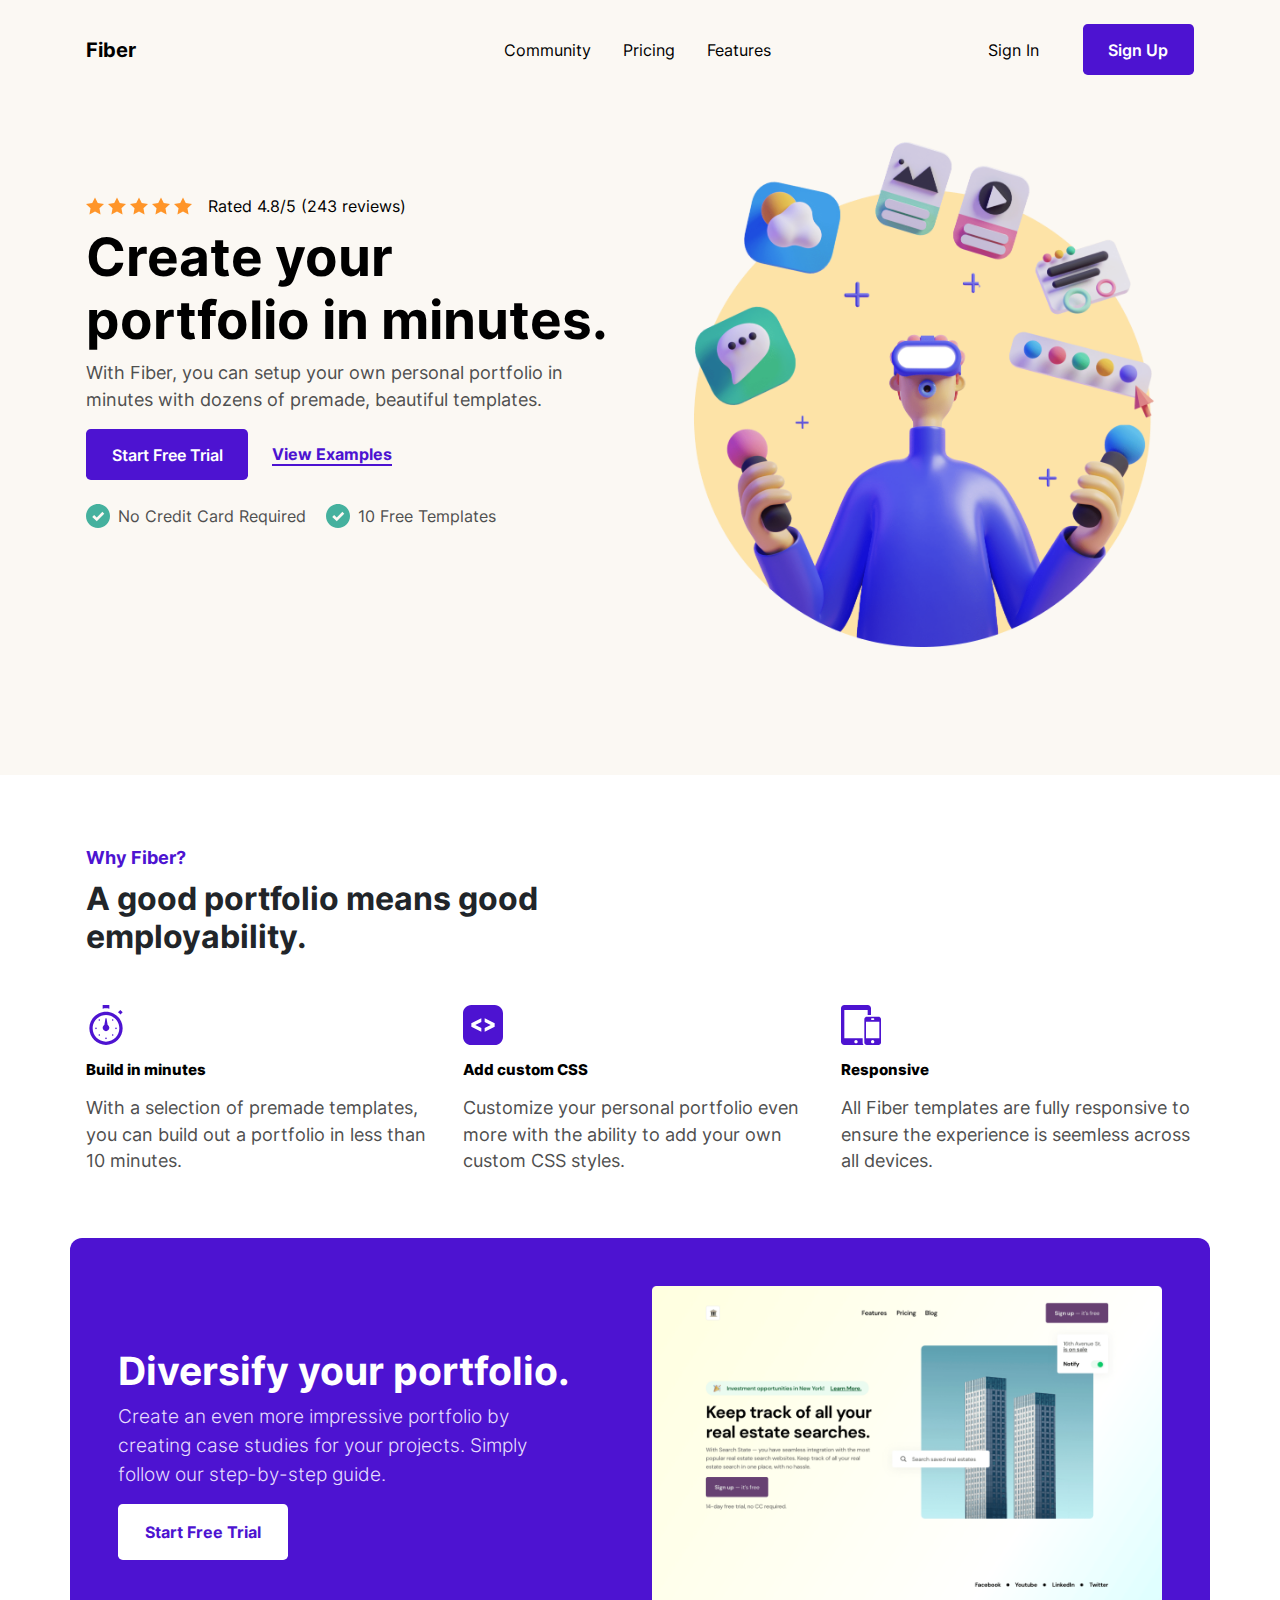
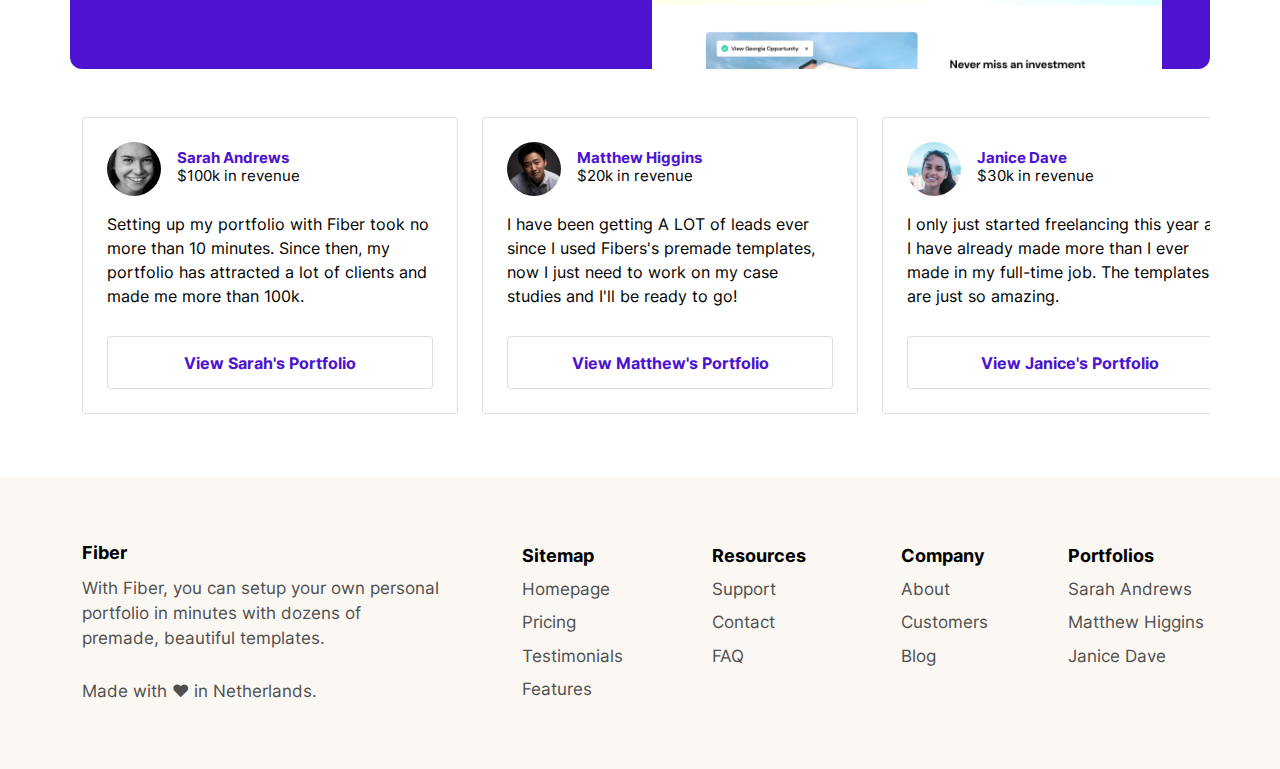
<file: index.html>
<!DOCTYPE html>
<html lang="en">
  <head>
    <meta charset="UTF-8" />
    <meta http-equiv="X-UA-Compatible" content="IE=edge" />
    <meta name="viewport" content="width=device-width, initial-scale=1.0" />
    <title>Fiber Landing Page</title>
    <link rel="stylesheet" href="css/bootstrap.css" />
    <link rel="stylesheet" href="css/index.css" />
  </head>
  <body>
    <div class="container-fluid">
      <div class="container px-4 px-sm-3">
        <nav class="navbar navbar-expand-md pt-4">
          <a href="index.html" class="navbar-brand">Fiber</a>
          <button
            class="navbar-toggler"
            type="button"
            data-bs-toggle="collapse"
            data-bs-target="#navbarSupportedContent"
            aria-controls="navbarSupportedContent"
            aria-expanded="false"
            aria-label="Toggle navigation"
          >
            <img src="Assets/Hamburger Menu.svg" alt="Hamburger" />
          </button>
          <div class="collapse navbar-collapse" id="navbarSupportedContent">
            <ul
              class="
                navbar-nav
                d-flex
                align-items-md-center
                ms-md-auto
                me-md-auto
                ps-md-5
              "
            >
              <li class="nav-item ps-lg-5 ms-lg-5 pe-xl-3 ps-md-4 ms-md-1">
                <a class="nav-link" href="#">Community</a>
              </li>
              <li class="nav-item pe-xl-3">
                <a class="nav-link" href="#">Pricing</a>
              </li>
              <li class="nav-item">
                <a class="nav-link" href="#">Features</a>
              </li>
            </ul>
            <div class="d-flex justify-content-md-between">
              <ul class="navbar-nav" id="navbar__second">
                <li class="nav-item me-md-4 pe-lg-1 d-flex align-self-center">
                  <a
                    class="nav-link me-5 me-md-0 pe-lg-3 pe-md-0 mb-3 mb-md-0"
                    href="#"
                    >Sign In</a
                  >
                </li>
                <li class="nav-item">
                  <a
                    class="btn btn-primary btn-lg border-0"
                    href="sign-up.html"
                  >
                    Sign Up
                  </a>
                </li>
              </ul>
            </div>
          </div>
        </nav>
        <main class="row mt-md-4 flex-column-reverse flex-md-row">
          <div class="col-lg-6 align-self-center">
            <div
              class="d-flex align-items-center mb-xl-2 d-none d-md-inline-flex"
            >
              <img src="Assets/star.svg" alt="1 star" class="img-fluid me-1" />
              <img src="Assets/star.svg" alt="1 star" class="img-fluid me-1" />
              <img src="Assets/star.svg" alt="1 star" class="img-fluid me-1" />
              <img src="Assets/star.svg" alt="1 star" class="img-fluid me-1" />
              <img src="Assets/star.svg" alt="1 star" class="img-fluid me-3" />
              <p class="mb-0">Rated 4.8/5 (243 reviews)</p>
            </div>
            <h1 class="mt-3 mt-xl-0">Create your portfolio in minutes.</h1>
            <h2 class="mb-3 lh-base pe-4 pe-sm-0">
              With Fiber, you can setup your own personal portfolio in minutes
              with dozens of premade, beautiful templates.
            </h2>
            <div
              class="
                d-flex
                align-items-sm-center
                mb-4
                flex-sm-row flex-column
                align-items-stretch
              "
            >
              <button
                class="btn btn-primary btn-lg me-md-4 border-0 mb-3 mb-sm-0"
              >
                Start Free Trial
              </button>
              <span class="text-sm-start text-center"
                ><a href="#">View Examples</a></span
              >
            </div>
            <ul class="ps-0 d-flex flex-sm-row flex-column">
              <li class="me-md-3 pe-md-1 mb-3">No Credit Card Required</li>
              <li>10 Free Templates</li>
            </ul>
          </div>
          <div class="col-lg-6">
            <img
              src="Assets/hero-Illustration.png"
              alt="Portfolio images which offers lots of features"
              class="img-fluid"
            />
          </div>
        </main>
      </div>
    </div>
    <div class="container-fluid mt-5 pt-4">
      <section class="container px-4 px-sm-3">
        <h3 class="pb-1">Why Fiber?</h3>
        <h4 class="col-lg-5">A good portfolio means good employability.</h4>
        <div class="row gx-4 my-5">
          <div class="col-lg-4 mb-4 mb-sm-0">
            <img src="Assets/time.svg" alt="Stopwatch" />
            <h5 class="py-3 heading mb-0">Build in minutes</h5>
            <p class="sub-heading">
              With a selection of premade templates, you can build out a
              portfolio in less than 10 minutes.
            </p>
          </div>
          <div class="col-lg-4 mb-4 mb-sm-0">
            <img src="Assets/code.svg" alt="Code" />
            <h5 class="py-3 heading mb-0">Add custom CSS</h5>
            <p class="sub-heading">
              Customize your personal portfolio even more with the ability to
              add your own custom CSS styles.
            </p>
          </div>
          <div class="col-lg-4 mb-4 mb-sm-0">
            <img src="Assets/allSizes.svg" alt="Multiple Devices" />
            <h5 class="py-3 heading mb-0">Responsive</h5>
            <p class="sub-heading">
              All Fiber templates are fully responsive to ensure the experience
              is seemless across all devices.
            </p>
          </div>
        </div>
      </section>
      <section class="container px-5 pt-5 mb-5">
        <div class="row">
          <div
            class="col-lg-6 d-flex flex-column justify-content-center pb-lg-5"
          >
            <h2>Diversify your portfolio.</h2>
            <h6 class="me-lg-4 lh-base pe-lg-5">
              Create an even more impressive portfolio by creating case studies
              for your projects. Simply follow our step-by-step guide.
            </h6>
            <button
              class="
                btn btn-primary btn-lg
                me-lg-4
                border-0
                mb-3 mb-sm-0
                col-lg-4
                mt-2
                mb-5 mb-sm-0
              "
            >
              Start Free Trial
            </button>
          </div>
          <div class="col-lg-6 mt-4 mt-xl-0">
            <img
              src="Assets/Page Image.png"
              alt="Page"
              class="img-fluid border-5"
            />
          </div>
        </div>
      </section>
      <div class="container mb-5 pb-3" id="portfolios">
        <div class="row gx-4 gy-5 row flex-sm-nowrap flex-row overflow-auto">
          <div class="col-sm-4">
            <div class="card px-4 py-4">
              <div class="d-flex">
                <img src="Assets/User Avatar.svg" alt="Sarah Andrews" />
                <span
                  class="header d-flex flex-column justify-content-center ms-3"
                >
                  <p class="mb-0 profile-name">Sarah Andrews</p>
                  <p class="mb-0 revenue">$100k in revenue</p>
                </span>
              </div>
              <p class="card-text mt-3 mb-4 pb-1">
                Setting up my portfolio with Fiber took no more than 10 minutes.
                Since then, my portfolio has attracted a lot of clients and made
                me more than 100k.
              </p>
              <a href="#" class="btn btn-outline-secondary"
                >View Sarah's Portfolio</a
              >
            </div>
          </div>
          <div class="col-sm-4">
            <div class="card px-4 py-4 h-100">
              <div class="d-flex">
                <img src="Assets/User Avatar 2.svg" alt="Matthew Higgins" />
                <span
                  class="header d-flex flex-column justify-content-center ms-3"
                >
                  <p class="mb-0 profile-name">Matthew Higgins</p>
                  <p class="mb-0 revenue">$20k in revenue</p>
                </span>
              </div>
              <p class="card-text mt-3 mb-4 pb-1">
                I have been getting A LOT of leads ever since I used Fibers's
                premade templates, now I just need to work on my case studies
                and I'll be ready to go!
              </p>
              <a href="#" class="btn btn-outline-secondary"
                >View Matthew's Portfolio</a
              >
            </div>
          </div>
          <div class="col-sm-4">
            <div class="card px-4 py-4 h-100">
              <div class="d-flex">
                <img src="Assets/User Avatar 32.svg" alt="Janice Dave" />
                <span
                  class="header d-flex flex-column justify-content-center ms-3"
                >
                  <p class="mb-0 profile-name">Janice Dave</p>
                  <p class="mb-0 revenue">$30k in revenue</p>
                </span>
              </div>
              <p class="card-text mt-3 mb-4 pb-1">
                I only just started freelancing this year and I have already
                made more than I ever made in my full-time job. The templates
                are just so amazing.
              </p>
              <a href="#" class="btn btn-outline-secondary"
                >View Janice's Portfolio</a
              >
            </div>
          </div>
        </div>
      </div>
    </div>
    <div class="container-fluid pb-5">
      <div class="container">
        <footer class="row mt-5 pt-5 justify-content-between gy-3" id="footer">
          <div class="col-lg-4 pe-2">
            <h6 class="footer-heading mb-0">Fiber</h6>
            <p class="mt-2 pt-1">
              With Fiber, you can setup your own personal portfolio in minutes
              with dozens of premade, beautiful templates.
            </p>
            <p class="mt-4 pt-1">Made with &#x2764; in Netherlands.</p>
          </div>
          <ul class="col-lg-2 ps-lg-5 pe-lg-5">
            <li class="footer-heading">Sitemap</li>
            <li><a href="#" class="nav-link">Homepage</a></li>
            <li><a href="#" class="nav-link">Pricing</a></li>
            <li><a href="#" class="nav-link">Testimonials</a></li>
            <li><a href="#" class="nav-link">Features</a></li>
          </ul>
          <ul class="col-lg-2 ps-lg-4">
            <li class="footer-heading">Resources</li>
            <li><a href="#" class="nav-link">Support</a></li>
            <li><a href="#" class="nav-link">Contact</a></li>
            <li><a href="#" class="nav-link">FAQ</a></li>
          </ul>
          <ul class="col-lg-1 px-lg-0">
            <li class="footer-heading">Company</li>
            <li><a href="#" class="nav-link">About</a></li>
            <li><a href="#" class="nav-link">Customers</a></li>
            <li><a href="#" class="nav-link">Blog</a></li>
          </ul>
          <ul class="col-lg-2 ps-lg-5 pe-0">
            <li class="footer-heading">Portfolios</li>
            <li><a href="#portfolios" class="nav-link">Sarah Andrews</a></li>
            <li><a href="#portfolios" class="nav-link">Matthew Higgins</a></li>
            <li><a href="#portfolios" class="nav-link">Janice Dave</a></li>
          </ul>
        </footer>
      </div>
    </div>
    <script src="js/bootstrap.js"></script>
  </body>
</html>
</file>
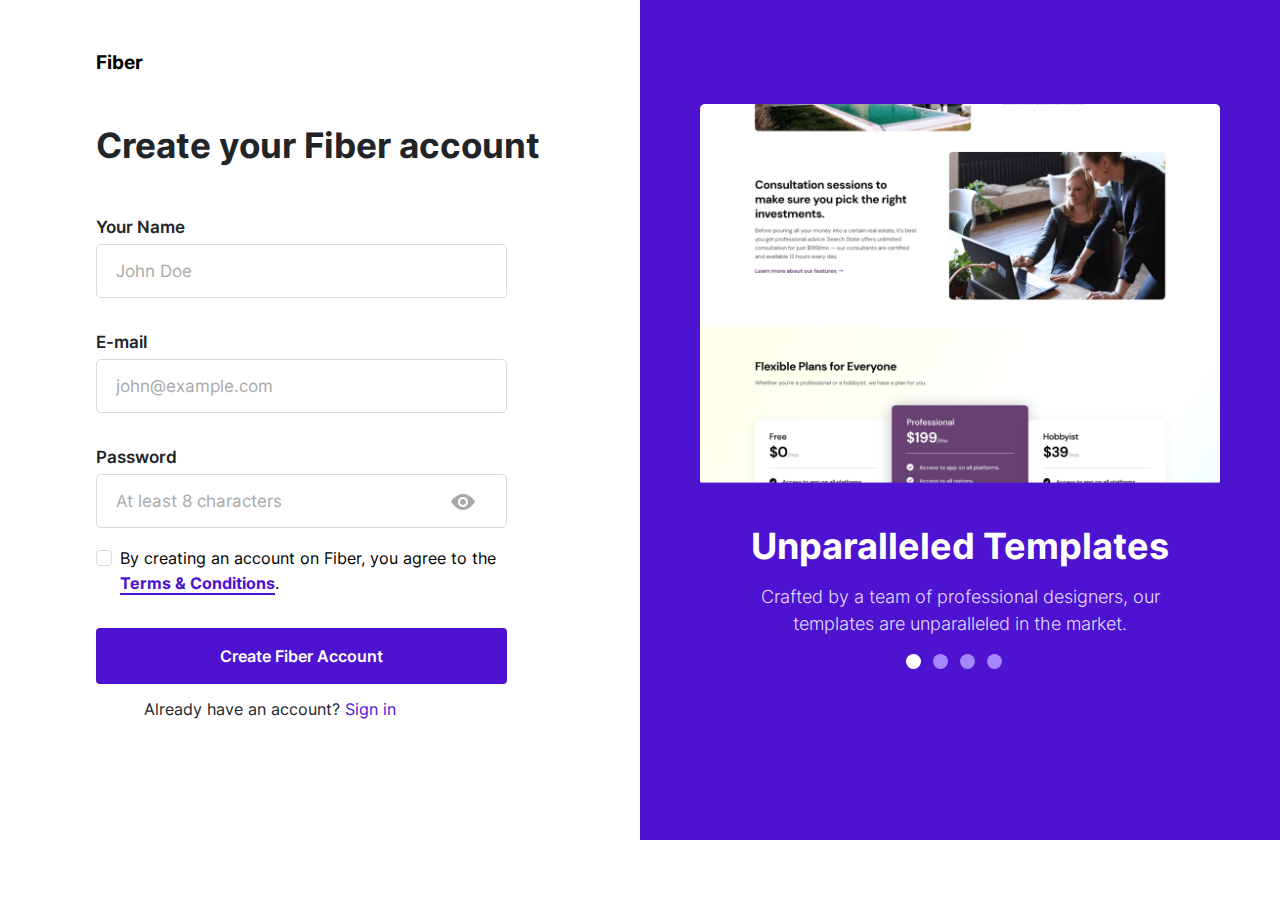
<file: sign-up.html>
<!DOCTYPE html>
<html lang="en">
  <head>
    <meta charset="UTF-8" />
    <meta http-equiv="X-UA-Compatible" content="IE=edge" />
    <meta name="viewport" content="width=device-width, initial-scale=1.0" />
    <title>Sign Up-Fiber</title>
    <link rel="stylesheet" href="css/bootstrap.css" />
    <link rel="stylesheet" href="css/sign-up.css" />
  </head>
  <body>
    <div class="container-fluid">
      <main class="row flex-md-column-reverse flex-lg-row">
        <div class="col-lg-6 px-lg-5">
          <form class="container px-lg-5 mt-5 needs-validation" novalidate>
            <a href="index.html" class="navbar-brand">Fiber</a>
            <h1 class="mt-5">Create your Fiber account</h1>
            <div
              class="form-group pt-lg-1 col-lg-11 input-group-lg has-validation"
            >
              <label for="validationCustom01" class="form-label mb-1"
                >Your Name</label
              >
              <input
                type="text"
                name="name"
                id="validationCustom01"
                class="form-control"
                placeholder="John Doe"
                required
              />
              <div class="invalid-feedback">Please enter your name.</div>
              <div class="valid-feedback">Looks good!</div>
            </div>
            <div
              class="
                form-group
                mt-4
                input-group-lg
                col-lg-11
                pt-lg-2
                has-validation
              "
            >
              <label for="validationCustom02" class="form-label mb-1"
                >E-mail</label
              >
              <input
                type="email"
                name="email"
                id="validationCustom02"
                class="form-control"
                placeholder="john@example.com"
                required
              />
              <div class="invalid-feedback">Please enter your email.</div>
              <div class="valid-feedback">Looks good!</div>
            </div>
            <div
              class="
                form-group
                mt-4
                input-group-lg
                col-lg-11
                pt-lg-2
                has-validation
              "
            >
              <label for="validationCustom03" class="form-label mb-1"
                >Password</label
              >
              <input
                type="password"
                name="password"
                id="validationCustom03"
                class="form-control"
                placeholder="At least 8 characters"
                required
              />
              <img
                src="Assets/hide password.svg"
                alt="hide and show your password"
                onclick="showAndHidePassword();"
              />
              <div class="valid-feedback">Looks good!</div>
              <div class="invalid-feedback">Please enter your password.</div>
            </div>
            <div class="mb-3 form-check mt-4 col-lg-11 pt-2">
              <input
                type="checkbox"
                class="form-check-input"
                id="exampleCheck1"
                required
              />
              <label class="form-check-label" for="validationCustom04"
                >By creating an account on Fiber, you agree to the
                <a href="#">Terms & Conditions</a>.</label
              >
              <div class="valid-feedback">Great!</div>
              <div class="invalid-feedback">
                You must agree before submitting.
              </div>
            </div>
            <button
              type="submit"
              class="btn btn-primary p-3 col-lg-11 mt-3"
              onclick="validate();"
            >
              Create Fiber Account
            </button>
            <h3 class="mt-2 pt-2 ps-xl-5 ps-md-4 text-center text-sm-start">
              Already have an account? <a href="#">Sign in</a>
            </h3>
          </form>
        </div>
        <div
          class="
            col-lg-6
            d-none d-sm-inline d-flex
            align-items-center
            justify-content-center
          "
        >
          <img
            src="Assets/Sign Up Image.png"
            alt="Sign Up"
            class="img-fluid mt-lg-5 px-5"
          />
          <div class="px-lg-5 mt-4 pt-lg-3" id="description">
            <h4 class="text-center">Unparalleled Templates</h4>
            <h5 class="text-center pt-lg-2 lh-base px-lg-4">
              Crafted by a team of professional designers, our templates are
              unparalleled in the market.
            </h5>
          </div>
          <div class="menu d-flex justify-content-center mt-3">
            <span class="circle"></span>
            <span class="circle"></span>
            <span class="circle"></span>
            <span class="circle"></span>
          </div>
        </div>
      </main>
    </div>
    <script>
      var passwordField = document.getElementById("validationCustom03");
      function showAndHidePassword() {
        if (passwordField.type === "password") {
          passwordField.type = "text";
        } else if (passwordField.type === "text") {
          passwordField.type = "password";
        }
      }
      // Example starter JavaScript for disabling form submissions if there are invalid fields
      function validate() {
        "use strict";

        // Fetch all the forms we want to apply custom Bootstrap validation styles to
        var forms = document.querySelectorAll(".needs-validation");

        // Loop over them and prevent submission
        Array.prototype.slice.call(forms).forEach(function (form) {
          form.addEventListener(
            "submit",
            function (event) {
              if (!form.checkValidity()) {
                event.preventDefault();
                event.stopPropagation();
              }

              form.classList.add("was-validated");
            },
            false
          );
        });
      }
    </script>
  </body>
</html>
</file>
<file: css/index.css>
:root {
  --purple: rgb(77, 19, 209);
  --white: #ffffff;
  --black: #000000;
  --bg-color: rgb(251, 248, 243);
  --grey-1: rgb(79, 79, 79);
}
@font-face {
  font-family: Inter;
  src: url("../fonts/Inter-Regular.ttf");
}
@font-face {
  font-family: InterMedium;
  src: url("../fonts/Inter-Medium.ttf");
}
@font-face {
  font-family: InterBold;
  src: url("../fonts/Inter-Bold.ttf");
}
@font-face {
  font-family: InterExtraBold;
  src: url("../fonts/Inter-ExtraBold.ttf");
}
@font-face {
  font-family: InterSemiBold;
  src: url("../fonts/Inter-SemiBold.ttf");
}
@font-face {
  font-family: InterLight;
  src: url("../fonts/Inter-Light.ttf");
}
.container-fluid:nth-child(1) {
  background-color: var(--bg-color);
  padding-bottom: 8rem;
}
.navbar-brand,
.navbar-brand:hover,
.navbar-brand:focus,
.navbar-brand:active {
  font-family: InterBold;
  color: var(--black);
}
.nav-link,
.nav-link:hover,
.nav-link:focus,
.nav-link:active {
  font-family: Inter;
  color: var(--black);
}

#sign-in {
  font-family: InterBold;
}
nav .btn-primary,
nav .btn-primary:hover,
nav .btn-primary:active,
nav .btn-primary:focus,
div .btn-primary,
div .btn-primary:hover,
div .btn-primary:active,
div .btn-primary:focus {
  background-color: var(--purple);
  font-family: InterSemiBold;
  color: var(--white);
  font-size: 1rem;
  padding: 0.85rem 1.6rem;
}
div span a,
div span a:hover,
div span a:focus,
div span a:active {
  color: var(--purple);
  font-family: InterBold;
  text-decoration: none;
  border-bottom: 2px solid var(--purple);
}
div p {
  color: var(--black);
  font-family: Inter;
}
div ul {
  list-style-type: none;
}
div .row ul li {
  background: url("../Assets/Checkmark.svg") no-repeat;
  padding-left: 2rem;
}
main h1 {
  font-family: InterBold;
  font-size: 3.3rem;
  color: var(--black);
}
main h2 {
  font-family: Inter;
  font-size: 1.1rem;
  color: var(--grey-1);
}
main ul li {
  font-family: Inter;
  color: var(--grey-1);
}
section:nth-of-type(1) h3 {
  color: var(--purple);
  font-size: 1.1rem;
  font-family: InterBold;
}
section:nth-of-type(1) h4 {
  font-family: InterBold;
  font-size: 2rem;
}
.heading {
  font-family: InterExtraBold;
  font-size: 0.95rem;
  color: var(--black);
}
.sub-heading {
  color: var(--grey-1);
  font-size: 1.1rem;
}
section:nth-of-type(2) {
  background-color: var(--purple);
  border-radius: 0.75rem;
}
section .btn-primary,
section .btn-primary:hover,
section .btn-primary:active,
section .btn-primary:focus {
  background-color: var(--white);
  color: var(--purple);
  font-family: InterBold;
  padding: 1rem 0;
}
section h2 {
  color: var(--white);
  font-family: InterBold;
  font-size: 2.45rem;
}
section h6 {
  font-family: InterLight;
  color: rgb(230, 222, 253);
  font-size: 1.2rem;
}
.profile-name {
  color: var(--purple);
  font-family: InterBold;
  font-size: 0.95rem;
  line-height: 1;
}
.revenue {
  color: var(--black);
  font-size: 0.95rem;
}
.container-fluid:last-of-type {
  background-color: var(--bg-color);
}
#footer ul {
  list-style-type: none;
}
#footer p {
  color: var(--grey-1);
  font-size: 1.05rem;
}
#footer ul li {
  background: none !important;
  padding-left: 0;
}
.footer-heading {
  color: var(--black);
  font-family: InterBold;
  font-size: 1.125rem;
}
#footer .nav-link {
  color: var(--grey-1);
  padding: 0.5rem 0 0 0;
  font-size: 1.05rem;
}
.col-sm-4 a,
.col-sm-4 a:hover,
.col-sm-4 a:active,
.col-sm-4 a:focus {
  color: var(--purple);
  font-family: InterBold;
  border: 1px solid rgba(0, 0, 0, 0.125);
  padding: 0.85rem 0.5rem;
  font-size: 1rem;
  background-color: var(--white);
}
@media (min-width: 577px) {
  #portfolios > .row > .col-sm-4 {
    width: 25rem;
  }
}
@media (max-width: 576px) {
  main h1 {
    font-size: 2.6rem;
  }
  section h6 {
    font-size: 1.3rem;
  }
  #navbar__second {
    display: block !important;
  }
}
</file>
<file: css/sign-up.css>
:root {
  --purple: rgb(77, 19, 209);
  --white: #ffffff;
  --black: #000000;
  --bg-color: rgb(251, 248, 243);
  --grey-1: rgb(79, 79, 79);
}
@font-face {
  font-family: Inter;
  src: url("../fonts/Inter-Regular.ttf");
}
@font-face {
  font-family: InterMedium;
  src: url("../fonts/Inter-Medium.ttf");
}
@font-face {
  font-family: InterBold;
  src: url("../fonts/Inter-Bold.ttf");
}
@font-face {
  font-family: InterExtraBold;
  src: url("../fonts/Inter-ExtraBold.ttf");
}
@font-face {
  font-family: InterSemiBold;
  src: url("../fonts/Inter-SemiBold.ttf");
}
@font-face {
  font-family: InterLight;
  src: url("../fonts/Inter-Light.ttf");
}
.col-lg-6:last-of-type {
  background: var(--purple);
  padding-bottom: 7rem;
}
.col-lg-6:first-of-type {
  margin-bottom: 7rem;
}

.navbar-brand,
.navbar-brand:hover,
.navbar-brand:focus,
.navbar-brand:active {
  font-family: InterBold;
  color: var(--black);
  font-size: 1.2rem;
}
form h1 {
  font-size: 2.2rem;
  font-family: InterBold;
  margin-bottom: 2.75rem;
}
.form-label {
  font-family: InterSemiBold;
  font-size: 1.05rem;
}
.form-check-label, .form-check-label:invalid {
  color: var(--black);
  font-family: Inter;
  font-size: 1.025rem;
}
label a,
label a:hover,
label a:focus,
label a:active {
  font-family: InterBold;
  font-size: 1.025rem;
  color: var(--purple);
  text-decoration: none;
  border-bottom: 2px solid var(--purple);
}
.form-group img {
  display: flex;
  justify-self: end;
  margin: -2.35rem 1rem 1.2rem auto;
  padding-right: 1rem;
}
.container .form-control {
  font-family: Inter;
  font-size: 1.025rem !important;
  border: 1px solid rgb(218, 218, 218);
  padding: 0.85rem 1.2rem;
}
.form-control:hover {
  border: 1px solid var(--purple);
}
.form-control::placeholder {
  font-family: Inter;
  font-size: 1.05rem;
  color: rgb(169, 169, 169);
}
.form-control::-moz-placeholder {
  font-family: Inter;
  font-size: 1.05rem;
}
.form-control::-webkit-input-placeholder {
  font-family: Inter;
  font-size: 1.05rem;
}
.form-check-input {
  border: 1px solid rgb(218, 218, 218);
}
.btn-primary,
.btn-primary:hover,
.btn-primary:active,
.btn-primary:focus {
  background-color: var(--purple);
  font-family: InterSemiBold;
  border: 0;
}
h3 {
  font-family: Inter;
  font-size: 1.025rem;
}
h3 a,
h3 a:hover,
h3 a:focus,
h3 a:active {
  text-decoration: none;
  color: var(--purple);
}
.col-lg-6:last-of-type img {
  padding-top: 3.5rem;
}
#description {
  color: var(--white);
}
#description h4 {
  font-family: InterBold;
  font-size: 2.25rem;
}
#description h5 {
  font-family: InterLight;
  font-size: 1.12rem;
  color: rgb(229, 221, 253);
}
.circle {
  background-color: rgb(165, 135, 255);
  border-radius: 50%;
  height: 15px;
  width: 15px;
  display: inline-block;
  margin-right: 0.75rem;
}
.circle:first-of-type {
  background-color: var(--white);
}
@media (max-width: 576px) {
  div .form-check-label,
  .form-check-label a {
    font-size: 1.2rem;
  }
  .btn-primary {
    width: 100%;
  }
}
</file>
